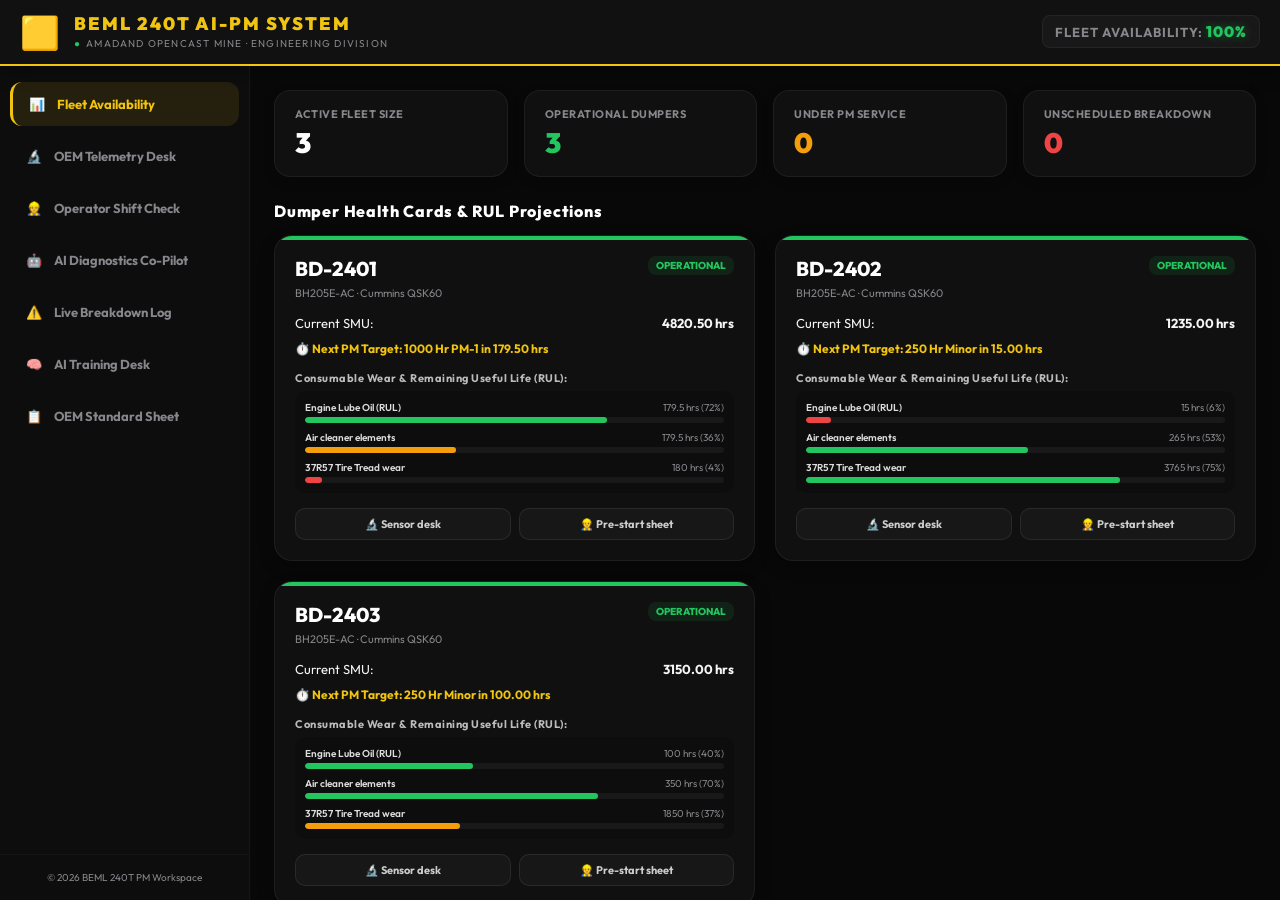
<file: beml_pm_system/index.html>
<!DOCTYPE html>
<html lang="en">
<head>
  <meta charset="UTF-8">
  <meta name="viewport" content="width=device-width, initial-scale=1.0, maximum-scale=1.0, user-scalable=no">
  <meta name="theme-color" content="#0a0a0a">
  <meta name="description" content="Standalone BEML 240T Dumper AI Preventive Maintenance System.">
  <title>BEML 240T Dumper AI PM System</title>
  <link rel="stylesheet" href="css/style.css">
  <link href="https://fonts.googleapis.com/css2?family=Outfit:wght@300;400;500;600;700;800;900&display=swap" rel="stylesheet">
</head>
<body>

  <!-- App Header -->
  <header class="app-hdr">
    <div class="hdr-left">
      <div class="logo-box">🟨</div>
      <div>
        <h1 class="logo-title">BEML 240T AI-PM SYSTEM</h1>
        <div class="logo-subtitle"><span class="live-blink">●</span> AMADAND OPENCAST MINE · ENGINEERING DIVISION</div>
      </div>
    </div>
    <div class="hdr-right">
      <div class="kpi-avail">FLEET AVAILABILITY: <span id="fleet-avail-pct" class="avail-val">66%</span></div>
    </div>
  </header>

  <!-- Sidebar Navigation Tabs -->
  <div class="app-container">
    <aside class="sidebar">
      <nav class="side-nav">
        <button class="nav-btn active" data-tab="dashboard" onclick="switchTab('dashboard')">
          <span class="nav-icon">📊</span> Fleet Availability
        </button>
        <button class="nav-btn" data-tab="telemetry" onclick="switchTab('telemetry')">
          <span class="nav-icon">🔬</span> OEM Telemetry Desk
        </button>
        <button class="nav-btn" data-tab="operator" onclick="switchTab('operator')">
          <span class="nav-icon">👷</span> Operator Shift Check
        </button>
        <button class="nav-btn" data-tab="copilot" onclick="switchTab('copilot')">
          <span class="nav-icon">🤖</span> AI Diagnostics Co-Pilot
        </button>
        <button class="nav-btn" data-tab="breakdowns" onclick="switchTab('breakdowns')">
          <span class="nav-icon">⚠️</span> Live Breakdown Log
        </button>
        <button class="nav-btn" data-tab="training" onclick="switchTab('training')">
          <span class="nav-icon">🧠</span> AI Training Desk
        </button>
        <button class="nav-btn" data-tab="standards" onclick="switchTab('standards')">
          <span class="nav-icon">📋</span> OEM Standard Sheet
        </button>
      </nav>
      <div class="sidebar-footer">
        © 2026 BEML 240T PM Workspace
      </div>
    </aside>

    <!-- Main Workspace Panel Content -->
    <main class="main-content">
      
      <!-- ================= TAB: FLEET AVAILABILITY ================= -->
      <section class="tab-panel active" id="panel-dashboard">
        <div class="dashboard-grid">
          
          <!-- Summary Cards -->
          <div class="kpi-card-row">
            <div class="kpi-card">
              <div class="kpi-label">Active Fleet Size</div>
              <div class="kpi-val" id="kpi-fleet-size">3</div>
            </div>
            <div class="kpi-card green">
              <div class="kpi-label">Operational Dumpers</div>
              <div class="kpi-val" id="kpi-fleet-ops">2</div>
            </div>
            <div class="kpi-card yellow">
              <div class="kpi-label">Under PM Service</div>
              <div class="kpi-val" id="kpi-fleet-pm">1</div>
            </div>
            <div class="kpi-card red">
              <div class="kpi-label">Unscheduled Breakdown</div>
              <div class="kpi-val" id="kpi-fleet-bd">0</div>
            </div>
          </div>

          <!-- Fleet Health Cards Grid -->
          <div class="fleet-section">
            <h2 class="section-heading">Dumper Health Cards & RUL Projections</h2>
            <div class="dumper-grid" id="dashboard-dumper-grid">
              <!-- Rendered dynamically -->
            </div>
          </div>

          <!-- Audit Log Timeline -->
          <div class="fleet-section" style="margin-top: 20px;">
            <h2 class="section-heading">DGMS Shift Compliance Audit Log</h2>
            <div class="audit-table-wrapper">
              <table class="audit-table">
                <thead>
                  <tr>
                    <th>Timestamp</th>
                    <th>Dumper No</th>
                    <th>Operator (Form A)</th>
                    <th>Critical Defect Flags</th>
                    <th>Lube Leaks</th>
                    <th>Compliance Status</th>
                  </tr>
                </thead>
                <tbody id="audit-logs-list">
                  <!-- Dynamically populated from LocalStorage checks -->
                  <tr>
                    <td colspan="6" class="no-logs">No shift checks logged for this shift yet.</td>
                  </tr>
                </tbody>
              </table>
            </div>
          </div>

        </div>
      </section>

      <!-- ================= TAB: OEM TELEMETRY DESK ================= -->
      <section class="tab-panel" id="panel-telemetry">
        <div class="telemetry-panel-layout">
          
          <!-- Telemetry Control Header -->
          <div class="telemetry-ctrl-card card">
            <div class="ctrl-header">
              <div class="dumper-badge">
                Active Telemetry Feed: <span id="tel-feed-no">BD-2401</span>
              </div>
              <div class="smu-badge">
                SMU Hours: <span id="tel-feed-smu">4820.50</span> hrs
              </div>
              <div class="engine-rpm-badge">
                Engine RPM: <span id="tel-feed-rpm">720</span>
              </div>
            </div>
            
            <!-- Fault Injection preset controls -->
            <div class="injector-section">
              <span class="inj-lbl">⚠️ Trigger OEM Sensor Fault Presets:</span>
              <div class="inj-buttons">
                <button class="inj-btn active" id="inj-normal" onclick="triggerSimulatorFault('normal')">🟢 Normal Run</button>
                <button class="inj-btn" id="inj-engine-hot" onclick="triggerSimulatorFault('engine-hot')">🔴 QSK60 Overheating</button>
                <button class="inj-btn" id="inj-low-oil" onclick="triggerSimulatorFault('low-oil')">🔴 Sump Oil pressure drop</button>
                <button class="inj-btn" id="inj-wheel-motor-hot" onclick="triggerSimulatorFault('wheel-motor-hot')">🟡 Left traction motor bearing wear</button>
                <button class="inj-btn" id="inj-suspension-leak" onclick="triggerSimulatorFault('suspension-leak')">🟡 Strut gas leakage</button>
                <button class="inj-btn" id="inj-grid-hot" onclick="triggerSimulatorFault('grid-hot')">🔴 Retarder blower failure</button>
                <button class="inj-btn" id="inj-blowby-crit" onclick="triggerSimulatorFault('blowby-crit')">🔴 Blow-by & liner wear</button>
              </div>
            </div>
          </div>

          <!-- Gauges Visual Grid -->
          <div class="gauges-grid">
            
            <!-- Gauge: Oil Pressure -->
            <div class="gauge-card card" id="gauge-oil-press">
              <div class="gauge-title">Engine Oil Pressure</div>
              <div class="gauge-value"><span id="val-oil-press">4.20</span> <span class="gauge-unit">bar</span></div>
              <div class="gauge-bar-outer"><div class="gauge-bar-inner" id="bar-oil-press" style="width: 76%;"></div></div>
              <div class="gauge-limits">Min: 3.5 | Max: 5.5</div>
            </div>

            <!-- Gauge: Coolant Temp -->
            <div class="gauge-card card" id="gauge-coolant-temp">
              <div class="gauge-title">Coolant Temperature</div>
              <div class="gauge-value"><span id="val-coolant-temp">83.0</span> <span class="gauge-unit">°C</span></div>
              <div class="gauge-bar-outer"><div class="gauge-bar-inner" id="bar-coolant-temp" style="width: 63%;"></div></div>
              <div class="gauge-limits">Nominal: 80 - 92</div>
            </div>

            <!-- Gauge: Exhaust Temp -->
            <div class="gauge-card card" id="gauge-exhaust-temp">
              <div class="gauge-title">Exhaust Gas Temp</div>
              <div class="gauge-value"><span id="val-exhaust-temp">475.0</span> <span class="gauge-unit">°C</span></div>
              <div class="gauge-bar-outer"><div class="gauge-bar-inner" id="bar-exhaust-temp" style="width: 59%;"></div></div>
              <div class="gauge-limits">Max: 550</div>
            </div>

            <!-- Gauge: Boost Pressure -->
            <div class="gauge-card card" id="gauge-boost-press">
              <div class="gauge-title">Turbo Boost Pressure</div>
              <div class="gauge-value"><span id="val-boost-press">2.10</span> <span class="gauge-unit">bar</span></div>
              <div class="gauge-bar-outer"><div class="gauge-bar-inner" id="bar-boost-press" style="width: 70%;"></div></div>
              <div class="gauge-limits">Nominal: 2.0 - 2.8</div>
            </div>

            <!-- Gauge: Blow-by -->
            <div class="gauge-card card" id="gauge-blowby-press">
              <div class="gauge-title">Crankcase Blow-by</div>
              <div class="gauge-value"><span id="val-blowby-press">1.50</span> <span class="gauge-unit">kPa</span></div>
              <div class="gauge-bar-outer"><div class="gauge-bar-inner" id="bar-blowby-press" style="width: 12%;"></div></div>
              <div class="gauge-limits">Alarm: 8.0 | Limit: 12.0</div>
            </div>

            <!-- Gauge: Alternator Voltage -->
            <div class="gauge-card card" id="gauge-alt-volt">
              <div class="gauge-title">GE Main Alternator Voltage</div>
              <div class="gauge-value"><span id="val-alt-volt">750.0</span> <span class="gauge-unit">V</span></div>
              <div class="gauge-bar-outer"><div class="gauge-bar-inner" id="bar-alt-volt" style="width: 71%;"></div></div>
              <div class="gauge-limits">Nominal: 600 - 950</div>
            </div>

            <!-- Gauge: Left Traction Motor -->
            <div class="gauge-card card" id="gauge-wheel-motor-l">
              <div class="gauge-title">Left Wheel Motor Stator Temp</div>
              <div class="gauge-value"><span id="val-wheel-motor-l">81.0</span> <span class="gauge-unit">°C</span></div>
              <div class="gauge-bar-outer"><div class="gauge-bar-inner" id="bar-wheel-motor-l" style="width: 54%;"></div></div>
              <div class="gauge-limits">Nominal: 75 - 90</div>
            </div>

            <!-- Gauge: Right Traction Motor -->
            <div class="gauge-card card" id="gauge-wheel-motor-r">
              <div class="gauge-title">Right Wheel Motor Stator Temp</div>
              <div class="gauge-value"><span id="val-wheel-motor-r">82.0</span> <span class="gauge-unit">°C</span></div>
              <div class="gauge-bar-outer"><div class="gauge-bar-inner" id="bar-wheel-motor-r" style="width: 55%;"></div></div>
              <div class="gauge-limits">Nominal: 75 - 90</div>
            </div>

            <!-- Gauge: Resistor Grid -->
            <div class="gauge-card card" id="gauge-grid-temp">
              <div class="gauge-title">Dynamic Retarding Grid Temp</div>
              <div class="gauge-value"><span id="val-grid-temp">90.0</span> <span class="gauge-unit">°C</span></div>
              <div class="gauge-bar-outer"><div class="gauge-bar-inner" id="bar-grid-temp" style="width: 42%;"></div></div>
              <div class="gauge-limits">Max Dynamic Brake: 150</div>
            </div>

            <!-- Gauge: Steering Pressure -->
            <div class="gauge-card card" id="gauge-steering-press">
              <div class="gauge-title">Hydraulic Pump Discharge</div>
              <div class="gauge-value"><span id="val-steering-press">195.0</span> <span class="gauge-unit">bar</span></div>
              <div class="gauge-bar-outer"><div class="gauge-bar-inner" id="bar-steering-press" style="width: 78%;"></div></div>
              <div class="gauge-limits">Nominal: 180 - 210</div>
            </div>

          </div>

          <!-- AI Diagnostic report sidebar -->
          <div class="telemetry-diagnostic-card card">
            <h2 class="card-heading">🤖 Real-Time AI Diagnostics Feed</h2>
            <div class="ai-report-box" id="ai-realtime-diagnostics-output">
              <!-- Loaded dynamically -->
            </div>
          </div>

        </div>
      </section>

      <!-- ================= TAB: OPERATOR SHIFT CHECK ================= -->
      <section class="tab-panel" id="panel-operator">
        <div class="operator-panel-layout">
          
          <!-- Shift check sheet form -->
          <div class="operator-form-card card">
            <h2 class="card-heading">👷 Operator Pre-Start Shift Safety Form (DGMS Compliant)</h2>
            <form id="operator-shift-form" onsubmit="submitOperatorForm(event)">
              
              <div class="form-inputs-row">
                <div class="form-group">
                  <label for="op-dumper-select">Dumper Number</label>
                  <select id="op-dumper-select">
                    <option value="BD-2401">BD-2401 (BH205E-AC)</option>
                    <option value="BD-2402">BD-2402 (BH205E-AC)</option>
                    <option value="BD-2403">BD-2403 (BH205E-AC)</option>
                  </select>
                </div>
                <div class="form-group">
                  <label for="op-name">Operator Name</label>
                  <input type="text" id="op-name" placeholder="Enter Operator Name" required>
                </div>
                <div class="form-group">
                  <label for="op-forma">Form A Number</label>
                  <input type="text" id="op-forma" placeholder="e.g. 511/A" required>
                </div>
              </div>

              <div class="checklist-section">
                <h3 class="chk-section-lbl">Physical & Mechanical Inspections:</h3>
                
                <div class="chk-item-group">
                  <input type="checkbox" id="chk-leakage">
                  <div>
                    <label for="chk-leakage">Active Lubrication/Oil Dripping</label>
                    <span class="chk-subtext">Check engine compartment, hydraulic hoist cylinder pins, and steering joints.</span>
                  </div>
                </div>

                <div class="chk-item-group">
                  <input type="checkbox" id="chk-tire">
                  <div>
                    <label for="chk-tire">Tire Cuts / Bead Ring Separation</label>
                    <span class="chk-subtext">Inspect massive 37R57 tires for gashes or structural steel wire exposures.</span>
                  </div>
                </div>

                <div class="chk-item-group">
                  <input type="checkbox" id="chk-seatbelt">
                  <div>
                    <label for="chk-seatbelt">Seatbelt Warning Alarm Defect</label>
                    <span class="chk-subtext">Select if seatbelt alarm is malfunctioning or seatbelt locking coil is loose.</span>
                  </div>
                </div>

                <div class="chk-item-group">
                  <input type="checkbox" id="chk-afdss">
                  <div>
                    <label for="chk-afdss">AFDSS Fire suppression gauge in Red</label>
                    <span class="chk-subtext">Select if the pressure bottle gauges read outside the normal green margin.</span>
                  </div>
                </div>

                <div class="chk-item-group">
                  <input type="checkbox" id="chk-steering">
                  <div>
                    <label for="chk-steering">Steering sluggish or stiff at low idle</label>
                    <span class="chk-subtext">Check steering responsiveness when crawling or backing to shovel loader face.</span>
                  </div>
                </div>
              </div>

              <div class="form-actions">
                <button type="submit" class="btn-submit-op">Submit Compliance Pre-Start Report</button>
              </div>

            </form>
          </div>

          <!-- Operator reporting logs card -->
          <div class="operator-instructions-card card">
            <h3 class="instr-title">ℹ️ Operator Checklist Compliance</h3>
            <p class="instr-text">
              Under **DGMS (Directorate General of Mines Safety) regulations**, every dumper operator must submit a shift safety checklist before starting machinery.
              <br><br>
              Our **AI Preventive Maintenance system** instantly joins these human-logged check sheets with **real-time OEM sensor readings**. 
              <br><br>
              *Example:* If an operator marks **"Steering sluggish or stiff"**, the AI cross-references this with the steering accumulator sensor values to isolate accumulator gas leaks, flagging a critical alarm even if the sensor values are just starting to decline.
            </p>
          </div>

        </div>
      </section>

      <!-- ================= TAB: AI DIAGNOSTICS CO-PILOT ================= -->
      <section class="tab-panel" id="panel-copilot">
        <div class="copilot-chat-container card">
          <div class="chat-header">
            <div class="chat-agent-info">
              <span class="bot-avatar">🤖</span>
              <div>
                <h3 class="chat-agent-name">BEML 240T Maintenance Co-Pilot</h3>
                <p class="chat-agent-desc">Trained on Cummins QSK60 Engine & GE AC Traction schematics</p>
              </div>
            </div>
            <button class="chat-clear-btn" onclick="clearChat()">Clear History</button>
          </div>

          <div class="chat-messages" id="chat-messages-container">
            <div class="chat-msg bot">
              Welcome Engineer! I am your AI Diagnostics Co-Pilot. 
              <br><br>
              Ask me about maintenance troubleshooting protocols for BEML BH205E/BH240E dumpers:
              <ul>
                <li>"How to charge nitrogen in front suspension cylinders?"</li>
                <li>"QSK60 low oil pressure fault code 415 troubleshooting"</li>
                <li>"GE AC traction motor winding insulation test procedure"</li>
                <li>"Steering stiff at low idle speed checks"</li>
              </ul>
            </div>
          </div>

          <div class="chat-presets-row">
            <span class="preset-chat-lbl">Quick Ask:</span>
            <button class="chat-preset-btn" onclick="sendQuickQuery('How to charge nitrogen in front suspension cylinders?')">⚙️ Suspension Gas Charging</button>
            <button class="chat-preset-btn" onclick="sendQuickQuery('QSK60 low oil pressure fault code 415 troubleshooting')">🔧 Cummins Code 415</button>
            <button class="chat-preset-btn" onclick="sendQuickQuery('GE AC traction motor winding insulation test procedure')">⚡ GE Traction Windings</button>
            <button class="chat-preset-btn" onclick="sendQuickQuery('Steering stiff at low idle speed checks')">💧 Hydraulic Steering checks</button>
          </div>

          <div class="chat-input-row">
            <input type="text" id="copilot-chat-input" placeholder="Ask about fault codes, sensor alerts, or BEML mechanical procedures..." onkeydown="handleChatKeyPress(event)">
            <button class="chat-send-btn" onclick="submitChatMessage()">Ask Co-Pilot →</button>
          </div>
        </div>
      </section>

      <!-- ================= TAB: OEM STANDARD SHEET ================= -->
      <section class="tab-panel" id="panel-standards">
        <div class="standards-layout">
          
          <div class="standards-section card">
            <h2 class="card-heading">📋 OEM Sensor Nominal Ranges & Alarm Levels</h2>
            <table class="standards-table">
              <thead>
                <tr>
                  <th>System</th>
                  <th>Sensor Reading</th>
                  <th>Nominal Range</th>
                  <th>Warning Level</th>
                  <th>Critical Level</th>
                  <th>Unit</th>
                </tr>
              </thead>
              <tbody id="standards-tbody">
                <!-- Dynamically populated from kb.js -->
              </tbody>
            </table>
          </div>

          <div class="standards-section card" style="margin-top: 20px;">
            <h2 class="card-heading">🔧 Cummins QSK60 Engine & GE AC Drive Fault Codes</h2>
            <div class="fault-codes-reference">
              <h3>Cummins INSITE Fault Reference:</h3>
              <div class="fc-list" id="cummins-fc-ref-list">
                <!-- Dynamically populated -->
              </div>
              <h3 style="margin-top: 20px;">GE AC Electric Drive Fault Reference:</h3>
              <div class="fc-list" id="ge-fc-ref-list">
                <!-- Dynamically populated -->
              </div>
            </div>
          </div>

        </div>
      </section>

      <!-- ================= TAB: LIVE BREAKDOWN LOG ================= -->
      <section class="tab-panel" id="panel-breakdowns">
        <div class="breakdown-panel-layout">
          
          <!-- Left Column: Open Breakdowns and Log Form -->
          <div class="breakdown-left-col">
            
            <!-- Form: Log New Incident -->
            <div class="card" style="margin-bottom: 20px;">
              <h2 class="card-heading">⚠️ Log New Breakdown Incident</h2>
              <form id="new-breakdown-form" onsubmit="logNewBreakdown(event)">
                <div class="form-inputs-row" style="grid-template-columns: 1fr 1fr; gap:12px;">
                  <div class="form-group">
                    <label for="bd-dumper-select">Select Dumper</label>
                    <select id="bd-dumper-select">
                      <!-- Filled dynamically -->
                    </select>
                  </div>
                  <div class="form-group">
                    <label for="bd-system-select">Sub-System Affected</label>
                    <select id="bd-system-select">
                      <option value="Engine">Engine (Cummins QSK60)</option>
                      <option value="Drive System">AC Drive System (GE/Wabtec)</option>
                      <option value="Hydraulics">Hydraulics (Steering/Hoist)</option>
                      <option value="Suspension">Suspension Struts</option>
                      <option value="Structure">Chassis / Load Body</option>
                    </select>
                  </div>
                </div>
                <div class="form-inputs-row" style="grid-template-columns: 1fr 1fr; margin-top: 12px; gap:12px;">
                  <div class="form-group">
                    <label for="bd-severity-select">Severity Level</label>
                    <select id="bd-severity-select">
                      <option value="Warning Alert">Warning Alert (Minor derate)</option>
                      <option value="Shutdown">Shutdown Required (Engine Lockout)</option>
                      <option value="Total Breakdown">Total Breakdown (Towed to Shop)</option>
                    </select>
                  </div>
                  <div class="form-group">
                    <label for="bd-symptom-input">Primary Symptom</label>
                    <input type="text" id="bd-symptom-input" placeholder="e.g. Engine blow-by high, retarder fan locked" required>
                  </div>
                </div>
                <button type="submit" class="btn-submit-op" style="margin-top: 15px; padding: 12px; background: var(--status-crit); color:#fff; box-shadow:0 4px 14px rgba(239,68,68,0.15);">
                  ⚠️ Log Active Breakdown
                </button>
              </form>
            </div>

            <!-- List: Active Incidents -->
            <div class="card">
              <h2 class="card-heading">🚨 Active Breakdown Incidents</h2>
              <div id="active-breakdowns-container" class="active-incidents-list">
                <!-- Dynamically populated -->
                <div style="color:var(--txt-muted); text-align:center; padding: 20px; font-size:12px;">No active breakdowns logged.</div>
              </div>
            </div>

          </div>

          <!-- Right Column: Timeline & Action Log -->
          <div class="breakdown-right-col">
            <div class="card timeline-card" id="timeline-workspace" style="display: none; height: 100%;">
              <div class="timeline-workspace-header">
                <div>
                  <h2 class="card-heading" style="margin-bottom:2px;" id="timeline-dumper-no">BD-2401</h2>
                  <span class="timeline-subtitle" id="timeline-symptom">Engine Coolant High</span>
                </div>
                <span class="timeline-badge critical" id="timeline-severity-badge">Shutdown</span>
              </div>

              <!-- Input: Post Minute Update -->
              <div class="timeline-post-box">
                <label for="timeline-note-input" style="font-size: 11px; font-weight:700; color:var(--txt-muted);">Post Minute-by-Minute Progress Update:</label>
                <div style="display:flex; gap: 8px; margin-top: 5px;">
                  <input type="text" id="timeline-note-input" placeholder="e.g. Cleaned fan shutters, testing coolant flow..." style="flex:1; padding: 10px; background: rgba(10,10,10,0.6); border:1px solid rgba(255,255,255,0.08); border-radius:8px; color:#fff; outline:none; font-size:12px;">
                  <button class="btn-primary-sm" style="background:var(--beml-gold); color:#000; padding:10px 14px; border:none; border-radius:8px;" onclick="submitTimelineUpdate()">Post Update</button>
                </div>
              </div>

              <!-- Scrolling Timeline Feed -->
              <div class="timeline-feed-container" id="timeline-feed-list">
                <!-- Loaded dynamically -->
              </div>

              <!-- Resolution panel inside workspace -->
              <div class="timeline-resolution-box" style="margin-top: 15px; border-top: 1px dashed rgba(255,255,255,0.1); padding-top: 15px;">
                <h3 style="font-size:12px; font-weight:800; color:var(--status-ok); margin-bottom:8px;">Refit/Consumables Replaced during Resolution:</h3>
                <div class="form-group" style="margin-bottom: 12px;">
                  <div style="display:flex; flex-wrap:wrap; gap:12px;">
                    <label class="parts-checkbox"><input type="checkbox" id="part-oil"> Engine Oil (250h Oil reset)</label>
                    <label class="parts-checkbox"><input type="checkbox" id="part-filters"> Air Filters (500h Air filter reset)</label>
                    <label class="parts-checkbox"><input type="checkbox" id="part-tires"> 37R57 Tires (Tread reset)</label>
                    <label class="parts-checkbox"><input type="checkbox" id="part-windings"> Motor Windings (15kh drive reset)</label>
                  </div>
                </div>
                <button class="btn-success-lg" style="width: 100%; padding: 12px; font-size: 13px;" onclick="resolveActiveBreakdown()">
                  Complete Repairs & Reset RUL
                </button>
              </div>
            </div>

            <!-- Empty State Workspace -->
            <div class="card empty-timeline-card" id="timeline-empty-workspace" style="display: flex; flex-direction:column; align-items:center; justify-content:center; height:100%; text-align:center; color:var(--txt-muted); min-height: 380px;">
              <span style="font-size: 40px; margin-bottom:12px;">🛠️</span>
              <h3>No Dumper Selected</h3>
              <p style="font-size:12px; margin-top:4px;">Select an active breakdown from the left list to view or add minute-by-minute repair updates.</p>
            </div>
          </div>

        </div>
      </section>

      <!-- ================= TAB: AI MODEL TRAINING ================= -->
      <section class="tab-panel" id="panel-training">
        <div class="training-panel-layout">
          
          <!-- Left Column: Data Input and Controls -->
          <div class="training-left-col">
            <div class="card">
              <h2 class="card-heading">🧠 Machine Learning Model Training Console</h2>
              <p class="card-desc" style="font-size: 11px; color: var(--txt-muted); margin-bottom: 15px; line-height: 1.5;">
                Upload or paste 1-year historical breakdown logs (CSV format) to compile a Gaussian Naive Bayes classifier in-browser. The trained model will override/supplement static sensor thresholds using probability correlation.
              </p>
              
              <div class="form-group" style="margin-bottom: 15px;">
                <div style="display:flex; justify-content:space-between; align-items:center; margin-bottom:5px;">
                  <label for="csv-input" style="font-size: 11px; font-weight:700; color:var(--txt-muted);">Paste Historical Breakdown Data (CSV):</label>
                  <button type="button" class="btn-primary-sm" style="background: rgba(241,196,15,0.1); color: var(--beml-gold); border: 1px solid rgba(241,196,15,0.3); padding: 4px 10px; border-radius: 6px; font-size:10px; cursor:pointer;" onclick="loadSampleCSV()">Load Sample 1-Yr Data</button>
                </div>
                <textarea id="csv-input" placeholder="dumper_no,fault_system,operator_stiff_steering,operator_oil_dripping,operator_tire_damage,operator_afdss_red,engine_oil_pressure,engine_coolant_temp,engine_exhaust_temp,turbo_boost_pressure,crankcase_blowby,main_alternator_voltage,wheel_motor_temp_l,wheel_motor_temp_r,retarder_grid_temp,hydraulic_pump_pressure,steering_accumulator_pressure,suspension_pressure_front,suspension_pressure_rear" style="width: 100%; height: 200px; font-family: monospace; font-size: 10px; background: rgba(10,10,10,0.6); border: 1px solid rgba(255,255,255,0.08); border-radius: 8px; padding: 10px; color: #eee; resize: vertical; outline:none; line-height: 1.4;"></textarea>
              </div>

              <!-- Reliability / Confidence filter -->
              <div class="form-group" style="margin-bottom: 20px;">
                <div style="display:flex; justify-content:space-between; font-size:12px; margin-bottom: 6px;">
                  <label for="reliability-slider" style="font-weight:700;">Reliability / Confidence Filter Threshold:</label>
                  <span style="color:var(--beml-gold); font-weight:800;" id="reliability-slider-val">60%</span>
                </div>
                <input type="range" id="reliability-slider" min="30" max="95" value="60" step="5" style="width:100%; accent-color: var(--beml-gold); cursor:pointer;" oninput="updateReliabilitySliderVal(this.value)">
                <span class="chk-subtext" style="display:block; margin-top:4px;">Warnings will only trigger if the AI model matches a system failure with a probability greater than or equal to this threshold.</span>
              </div>

              <button type="button" class="btn-submit-op" style="padding: 12px; background: var(--beml-gold); color:#000; font-weight:800; width:100%; box-shadow: 0 4px 14px rgba(241,196,15,0.15); border:none; border-radius:8px; cursor:pointer;" onclick="trainAIModel()">
                ⚡ Train Model & Sync Live Stream
              </button>
            </div>
          </div>

          <!-- Right Column: Training Diagnostics -->
          <div class="training-right-col">
            
            <!-- Summary stats -->
            <div class="card" style="margin-bottom: 20px;">
              <h2 class="card-heading">📊 Model Diagnostics & Evaluation</h2>
              <div class="kpi-card-row" style="grid-template-columns: repeat(3, 1fr); gap: 10px; margin-top: 15px; margin-bottom:0;">
                <div class="kpi-card" style="padding: 10px 12px; text-align:center; border-radius:12px;">
                  <div class="kpi-label" style="font-size:9px;">Accuracy</div>
                  <div class="kpi-val" id="model-accuracy-val" style="font-size:20px;">--</div>
                </div>
                <div class="kpi-card green" style="padding: 10px 12px; text-align:center; border-radius:12px;">
                  <div class="kpi-label" style="font-size:9px;">Precision</div>
                  <div class="kpi-val" id="model-precision-val" style="font-size:20px;">--</div>
                </div>
                <div class="kpi-card yellow" style="padding: 10px 12px; text-align:center; border-radius:12px;">
                  <div class="kpi-label" style="font-size:9px;">Recall</div>
                  <div class="kpi-val" id="model-recall-val" style="font-size:20px;">--</div>
                </div>
              </div>
            </div>

            <!-- Confusion Matrix -->
            <div class="card" style="margin-bottom: 20px;">
              <h2 class="card-heading">🎯 Confusion Matrix (Actual vs Predicted)</h2>
              <div class="matrix-table-wrapper" style="margin-top: 12px; overflow-x: auto;">
                <table class="matrix-table" style="width: 100%; border-collapse:collapse; text-align:center; font-size:11px;">
                  <thead>
                    <tr>
                      <th style="border:none;"></th>
                      <th colspan="5" style="border-bottom:1px solid rgba(255,255,255,0.1); padding: 4px; font-weight:700; color:var(--beml-gold);">Predicted Class</th>
                    </tr>
                    <tr style="border-bottom:1px solid rgba(255,255,255,0.06); color: var(--txt-muted);">
                      <th style="font-weight:700; text-align:left; padding:6px;">Actual Class</th>
                      <th style="padding:6px;">Engine</th>
                      <th style="padding:6px;">Drive</th>
                      <th style="padding:6px;">Hydraulics</th>
                      <th style="padding:6px;">Suspension</th>
                      <th style="padding:6px;">Normal</th>
                    </tr>
                  </thead>
                  <tbody id="confusion-matrix-tbody">
                    <tr>
                      <td colspan="6" style="padding: 15px; color:var(--txt-muted); font-size:11px;">Model not trained yet. Load data and run training.</td>
                    </tr>
                  </tbody>
                </table>
              </div>
            </div>

            <!-- Learned Correlations -->
            <div class="card" style="flex:1;">
              <h2 class="card-heading">📖 Extracted Correlation Logic (Learned Rules)</h2>
              <div id="learned-rules-container" style="max-height: 160px; overflow-y:auto; font-size: 11px; margin-top:10px; color:#ddd; line-height:1.6;">
                <div style="color:var(--txt-muted); padding: 10px 0;">Run model training to extract diagnostic rule weights.</div>
              </div>
            </div>

          </div>

        </div>
      </section>
    </main>
  </div>

  <!-- Load scripts -->
  <script src="js/kb.js"></script>
  <script src="js/sensor-simulator.js"></script>
  <script src="js/ai-engine.js"></script>
  <script src="js/app.js"></script>
</body>
</html>
</file>
<file: beml_pm_system/css/style.css>
/* ═══════════════════════════════════════════════════════════════
   BEML 240T Dumper AI PM System — style.css
   Premium Engineering Workspace Stylesheet
   ═══════════════════════════════════════════════════════════════ */

/* ── Typography & Variables ── */
:root {
  --bg-dark: #080808;
  --panel-bg: rgba(22, 22, 22, 0.65);
  --border-glow: rgba(255, 255, 255, 0.06);
  --txt-primary: #f5f5f7;
  --txt-muted: #86868b;
  
  /* BEML Gold */
  --beml-gold: #f1c40f;
  --beml-gold-rgb: 241, 196, 15;
  --beml-gold-dark: #d4ac0d;
  
  /* Status Colors */
  --status-ok: #22c55e;
  --status-warn: #f59e0b;
  --status-crit: #ef4444;
  --status-info: #3b82f6;
  
  --status-ok-bg: rgba(34, 197, 94, 0.1);
  --status-warn-bg: rgba(245, 158, 11, 0.1);
  --status-crit-bg: rgba(239, 68, 68, 0.1);
  --status-info-bg: rgba(59, 130, 246, 0.1);
}

* {
  box-sizing: border-box;
  margin: 0;
  padding: 0;
  -webkit-tap-highlight-color: transparent;
}

body {
  background: var(--bg-dark);
  color: var(--txt-primary);
  font-family: 'Outfit', sans-serif;
  height: 100vh;
  display: flex;
  flex-direction: column;
  overflow: hidden;
}

/* ── App Header ── */
.app-hdr {
  background: #111;
  border-bottom: 2.5px solid var(--beml-gold);
  padding: 14px 20px;
  display: flex;
  justify-content: space-between;
  align-items: center;
  z-index: 100;
  box-shadow: 0 4px 20px rgba(0,0,0,0.4);
}

.hdr-left {
  display: flex;
  align-items: center;
  gap: 14px;
}

.logo-box {
  font-size: 32px;
  line-height: 1;
}

.logo-title {
  font-size: 18px;
  font-weight: 900;
  letter-spacing: 2px;
  color: var(--beml-gold);
  line-height: 1.1;
}

.logo-subtitle {
  font-size: 10px;
  color: var(--txt-muted);
  letter-spacing: 1.2px;
  margin-top: 3px;
  display: flex;
  align-items: center;
  gap: 5px;
}

.live-blink {
  color: var(--status-ok);
  animation: blink 1.5s infinite;
}

.hdr-right {
  display: flex;
  align-items: center;
}

.kpi-avail {
  font-size: 13px;
  font-weight: 700;
  letter-spacing: 1px;
  color: var(--txt-muted);
  background: rgba(255, 255, 255, 0.03);
  padding: 6px 12px;
  border-radius: 8px;
  border: 1px solid rgba(255, 255, 255, 0.05);
}

.avail-val {
  color: var(--status-ok);
  font-size: 15px;
  font-weight: 900;
  text-shadow: 0 0 10px rgba(34, 197, 94, 0.4);
}

/* ── Container Layout ── */
.app-container {
  display: flex;
  flex: 1;
  overflow: hidden;
  position: relative;
}

/* ── Sidebar ── */
.sidebar {
  width: 250px;
  background: #0d0d0d;
  border-right: 1px solid rgba(255,255,255,0.04);
  display: flex;
  flex-direction: column;
  justify-content: space-between;
  flex-shrink: 0;
}

.side-nav {
  padding: 16px 10px;
  display: flex;
  flex-direction: column;
  gap: 8px;
}

.nav-btn {
  background: transparent;
  border: none;
  color: var(--txt-muted);
  padding: 14px 16px;
  border-radius: 12px;
  font-family: inherit;
  font-size: 13px;
  font-weight: 700;
  text-align: left;
  cursor: pointer;
  display: flex;
  align-items: center;
  gap: 12px;
  transition: all 0.2s;
}

.nav-btn:hover {
  background: rgba(255,255,255,0.03);
  color: #fff;
}

.nav-btn.active {
  background: rgba(241, 196, 15, 0.1);
  color: var(--beml-gold);
  border-left: 3px solid var(--beml-gold);
}

.sidebar-footer {
  padding: 16px;
  font-size: 10px;
  color: var(--txt-muted);
  text-align: center;
  border-top: 1px solid rgba(255,255,255,0.03);
}

/* ── Main Content Workspace ── */
.main-content {
  flex: 1;
  overflow-y: auto;
  padding: 24px;
}

.tab-panel {
  display: none;
  animation: fadeIn 0.3s ease-in-out;
}

.tab-panel.active {
  display: block;
}

/* ── Cards Design ── */
.card {
  background: var(--panel-bg);
  backdrop-filter: blur(16px);
  -webkit-backdrop-filter: blur(16px);
  border: 1px solid var(--border-glow);
  border-radius: 20px;
  padding: 20px;
  box-shadow: 
    0 12px 28px rgba(0, 0, 0, 0.35),
    inset -4px -4px 10px rgba(0, 0, 0, 0.4),
    inset 4px 4px 10px rgba(255, 255, 255, 0.05);
}

.section-heading {
  font-size: 16px;
  font-weight: 800;
  letter-spacing: 0.8px;
  color: #fff;
  margin-bottom: 14px;
}

/* ── TAB: FLEET DASHBOARD ── */
.kpi-card-row {
  display: grid;
  grid-template-columns: repeat(auto-fit, minmax(220px, 1fr));
  gap: 16px;
  margin-bottom: 24px;
}

.kpi-card {
  background: var(--panel-bg);
  border: 1px solid var(--border-glow);
  border-radius: 16px;
  padding: 16px 20px;
  box-shadow: 0 4px 12px rgba(0,0,0,0.2);
}

.kpi-label {
  font-size: 11px;
  color: var(--txt-muted);
  font-weight: 700;
  text-transform: uppercase;
  letter-spacing: 0.5px;
}

.kpi-val {
  font-size: 28px;
  font-weight: 900;
  color: #fff;
  margin-top: 4px;
  font-family: inherit;
}

.kpi-card.green .kpi-val { color: var(--status-ok); }
.kpi-card.yellow .kpi-val { color: var(--status-warn); }
.kpi-card.red .kpi-val { color: var(--status-crit); }

/* Dumper Cards Grid */
.dumper-grid {
  display: grid;
  grid-template-columns: repeat(auto-fill, minmax(320px, 1fr));
  gap: 20px;
}

.dumper-card {
  padding: 20px;
  border-radius: 18px;
  border: 1px solid var(--border-glow);
  background: var(--panel-bg);
  box-shadow: 0 6px 16px rgba(0,0,0,0.3);
  position: relative;
  overflow: hidden;
}

.dumper-card::before {
  content: '';
  position: absolute;
  top: 0; left:0; right: 0; height: 4px;
  background: var(--status-ok);
}

.dumper-card.status-maintenance::before {
  background: var(--status-warn);
}
.dumper-card.status-breakdown::before {
  background: var(--status-crit);
}

.dumper-card-header {
  display: flex;
  justify-content: space-between;
  align-items: flex-start;
  margin-bottom: 14px;
}

.dumper-title-box h3 {
  font-size: 20px;
  font-weight: 800;
  color: #fff;
}

.dumper-title-box span {
  font-size: 11px;
  color: var(--txt-muted);
}

.dumper-status-badge {
  font-size: 10px;
  font-weight: 800;
  color: var(--status-ok);
  background: var(--status-ok-bg);
  padding: 3px 8px;
  border-radius: 8px;
  text-transform: uppercase;
}

.dumper-card.status-maintenance .dumper-status-badge {
  color: var(--status-warn);
  background: var(--status-warn-bg);
}

.dumper-card.status-breakdown .dumper-status-badge {
  color: var(--status-crit);
  background: var(--status-crit-bg);
}

.rul-header {
  font-size: 11px;
  font-weight: 700;
  color: #bbb;
  margin: 10px 0 6px;
  letter-spacing: 0.5px;
}

.rul-item-row {
  display: flex;
  flex-direction: column;
  gap: 8px;
  background: rgba(0,0,0,0.2);
  padding: 10px;
  border-radius: 10px;
}

.rul-bar-group {
  display: flex;
  flex-direction: column;
  gap: 3px;
}

.rul-bar-lbl {
  display: flex;
  justify-content: space-between;
  font-size: 10px;
  color: var(--txt-muted);
}

.rul-bar-lbl span:first-child {
  font-weight: 600;
  color: #ddd;
}

.rul-bar-outer {
  height: 6px;
  background: rgba(255,255,255,0.05);
  border-radius: 4px;
  overflow: hidden;
}

.rul-bar-inner {
  height: 100%;
  border-radius: 4px;
  transition: width 0.5s ease-out;
}

.card-footer-buttons {
  margin-top: 15px;
  display: flex;
  gap: 8px;
}

.card-btn {
  flex: 1;
  background: rgba(255,255,255,0.03);
  border: 1px solid rgba(255,255,255,0.08);
  color: #ccc;
  padding: 8px 10px;
  border-radius: 10px;
  font-size: 11px;
  font-weight: 700;
  cursor: pointer;
  transition: all 0.2s;
  font-family: inherit;
  text-align: center;
}

.card-btn:hover {
  background: rgba(255,255,255,0.08);
  color: #fff;
}

/* ── Audit Logs Table ── */
.audit-table-wrapper {
  overflow-x: auto;
  border-radius: 12px;
  border: 1px solid rgba(255,255,255,0.04);
}

.audit-table {
  width: 100%;
  border-collapse: collapse;
  text-align: left;
  font-size: 13px;
}

.audit-table th, .audit-table td {
  padding: 12px 16px;
  border-bottom: 1px solid rgba(255,255,255,0.03);
}

.audit-table th {
  background: rgba(16,16,16,0.9);
  color: var(--txt-muted);
  font-weight: 700;
  font-size: 11px;
  text-transform: uppercase;
}

.audit-table tr:hover td {
  background: rgba(255,255,255,0.01);
}

.audit-table td.no-logs {
  text-align: center;
  color: var(--txt-muted);
  padding: 24px;
}

.comp-badge {
  display: inline-block;
  padding: 2px 8px;
  border-radius: 8px;
  font-size: 10px;
  font-weight: 800;
}
.comp-badge.safe { background: var(--status-ok-bg); color: var(--status-ok); }
.comp-badge.warn { background: var(--status-warn-bg); color: var(--status-warn); }
.comp-badge.crit { background: var(--status-crit-bg); color: var(--status-crit); }

/* ── TAB: OEM TELEMETRY DESK ── */
.telemetry-panel-layout {
  display: grid;
  grid-template-columns: 1fr;
  gap: 20px;
}
@media (min-width: 1000px) {
  .telemetry-panel-layout {
    grid-template-columns: 1fr 340px;
  }
}

.telemetry-ctrl-card {
  margin-bottom: 20px;
}

.ctrl-header {
  display: flex;
  justify-content: space-between;
  flex-wrap: wrap;
  gap: 12px;
  border-bottom: 1px solid rgba(255,255,255,0.06);
  padding-bottom: 12px;
  margin-bottom: 14px;
}

.dumper-badge {
  font-size: 18px;
  font-weight: 800;
  color: #fff;
}
.dumper-badge span {
  color: var(--beml-gold);
}

.smu-badge, .engine-rpm-badge {
  font-size: 14px;
  font-weight: 700;
  background: rgba(255,255,255,0.03);
  padding: 4px 10px;
  border-radius: 8px;
}

.injector-section {
  display: flex;
  flex-direction: column;
  gap: 8px;
}

.inj-lbl {
  font-size: 11px;
  color: var(--txt-muted);
  font-weight: 700;
}

.inj-buttons {
  display: flex;
  gap: 6px;
  flex-wrap: wrap;
}

.inj-btn {
  background: rgba(255,255,255,0.03);
  border: 1px solid rgba(255,255,255,0.05);
  color: #ccc;
  padding: 6px 12px;
  border-radius: 8px;
  font-size: 11px;
  font-weight: 600;
  cursor: pointer;
  transition: all 0.2s;
  font-family: inherit;
}

.inj-btn:hover {
  background: rgba(255,255,255,0.06);
}

.inj-btn.active {
  background: rgba(241, 196, 15, 0.12);
  border-color: var(--beml-gold);
  color: var(--beml-gold);
  font-weight: 700;
}

/* Gauges Grid */
.gauges-grid {
  display: grid;
  grid-template-columns: repeat(auto-fill, minmax(210px, 1fr));
  gap: 14px;
}

.gauge-card {
  display: flex;
  flex-direction: column;
  justify-content: space-between;
  min-height: 120px;
  padding: 16px;
  border-radius: 14px;
  transition: border-color 0.3s;
}

.gauge-title {
  font-size: 11px;
  color: var(--txt-muted);
  font-weight: 700;
  letter-spacing: 0.5px;
}

.gauge-value {
  font-size: 22px;
  font-weight: 800;
  color: #fff;
  margin: 10px 0;
}

.gauge-unit {
  font-size: 11px;
  color: var(--txt-muted);
  font-weight: 400;
}

.gauge-bar-outer {
  height: 5px;
  background: rgba(255,255,255,0.04);
  border-radius: 3px;
  overflow: hidden;
  margin-bottom: 6px;
}

.gauge-bar-inner {
  height: 100%;
  background: var(--status-ok);
  border-radius: 3px;
  transition: width 0.3s ease-out, background-color 0.3s;
}

.gauge-limits {
  font-size: 9px;
  color: var(--txt-muted);
}

/* Gauge status styles */
.gauge-card.warning { border-color: rgba(245, 158, 11, 0.4); }
.gauge-card.warning .gauge-bar-inner { background: var(--status-warn); }
.gauge-card.warning .gauge-value { color: var(--status-warn); }

.gauge-card.critical { border-color: rgba(239, 68, 68, 0.4); }
.gauge-card.critical .gauge-bar-inner { background: var(--status-crit); }
.gauge-card.critical .gauge-value { color: var(--status-crit); }

/* Diagnostics Panel Sidebar */
.telemetry-diagnostic-card {
  display: flex;
  flex-direction: column;
  max-height: 550px;
}

.card-heading {
  font-size: 15px;
  font-weight: 800;
  color: #fff;
  border-bottom: 1px solid rgba(255,255,255,0.05);
  padding-bottom: 8px;
  margin-bottom: 12px;
}

.ai-report-box {
  flex: 1;
  overflow-y: auto;
  display: flex;
  flex-direction: column;
  gap: 12px;
}

.ai-report-status-bar {
  padding: 8px 12px;
  border-radius: 8px;
  font-weight: 800;
  font-size: 12px;
  text-align: center;
  letter-spacing: 0.5px;
  background: var(--status-ok-bg);
  color: var(--status-ok);
  border: 1px solid rgba(34, 197, 94, 0.2);
}
.ai-report-status-bar.warning {
  background: var(--status-warn-bg);
  color: var(--status-warn);
  border-color: rgba(245, 158, 11, 0.2);
}
.ai-report-status-bar.critical {
  background: var(--status-crit-bg);
  color: var(--status-crit);
  border-color: rgba(239, 68, 68, 0.2);
}

.ai-section-title {
  font-size: 11px;
  color: var(--txt-muted);
  text-transform: uppercase;
  font-weight: 700;
  letter-spacing: 0.5px;
  margin-bottom: 4px;
}

.ai-list-group {
  list-style: none;
  display: flex;
  flex-direction: column;
  gap: 5px;
}

.ai-list-group li {
  font-size: 12.5px;
  position: relative;
  padding-left: 16px;
  color: #eee;
}

.ai-list-group li::before {
  content: '⚡';
  position: absolute;
  left: 0;
  font-size: 11px;
}
.ai-list-group li.warn::before { content: '⚠️'; }
.ai-list-group li.crit::before { content: '❌'; }

.ai-desc-text {
  font-size: 12.5px;
  color: #ccc;
  line-height: 1.5;
}

.ai-guide-box {
  background: rgba(0,0,0,0.25);
  border: 1px solid rgba(255,255,255,0.04);
  padding: 10px;
  border-radius: 8px;
  font-size: 11px;
  color: #aaa;
  white-space: pre-wrap;
  line-height: 1.45;
}

/* ── TAB: OPERATOR SHIFT CHECK ── */
.operator-panel-layout {
  display: grid;
  grid-template-columns: 1fr;
  gap: 20px;
}
@media (min-width: 900px) {
  .operator-panel-layout {
    grid-template-columns: 1.5fr 1fr;
  }
}

.form-inputs-row {
  display: grid;
  grid-template-columns: repeat(auto-fit, minmax(180px, 1fr));
  gap: 14px;
  margin-bottom: 20px;
}

.form-group {
  display: flex;
  flex-direction: column;
  gap: 6px;
}

.form-group label {
  font-size: 11px;
  color: #bbb;
  font-weight: 700;
}

.form-group input, .form-group select {
  padding: 10px 12px;
  background: rgba(10, 10, 10, 0.6);
  border: 1px solid rgba(255,255,255,0.08);
  border-radius: 8px;
  color: #fff;
  font-family: inherit;
  outline: none;
  font-size: 13px;
  width: 100%;
}

.form-group input:focus, .form-group select:focus {
  border-color: var(--beml-gold);
}

.checklist-section {
  display: flex;
  flex-direction: column;
  gap: 10px;
  margin-top: 15px;
}

.chk-section-lbl {
  font-size: 13px;
  color: #ddd;
  font-weight: 700;
  border-bottom: 1px solid rgba(255,255,255,0.05);
  padding-bottom: 6px;
  margin-bottom: 8px;
}

.chk-item-group {
  display: flex;
  align-items: flex-start;
  gap: 12px;
  padding: 10px 12px;
  background: rgba(0,0,0,0.15);
  border: 1px solid rgba(255,255,255,0.03);
  border-radius: 10px;
}

.chk-item-group input[type="checkbox"] {
  width: 18px;
  height: 18px;
  accent-color: var(--beml-gold);
  cursor: pointer;
  margin-top: 2px;
}

.chk-item-group label {
  font-size: 13px;
  font-weight: 600;
  color: #fff;
  cursor: pointer;
}

.chk-subtext {
  display: block;
  font-size: 11px;
  color: var(--txt-muted);
  margin-top: 2px;
}

.btn-submit-op {
  background: var(--beml-gold);
  color: #000;
  border: none;
  padding: 14px;
  border-radius: 12px;
  font-family: inherit;
  font-weight: 800;
  font-size: 13px;
  width: 100%;
  cursor: pointer;
  box-shadow: 0 4px 14px rgba(241, 196, 15, 0.15);
  transition: all 0.2s;
  margin-top: 20px;
}

.btn-submit-op:hover {
  transform: translateY(-1px);
  box-shadow: 0 6px 18px rgba(241, 196, 15, 0.3);
}

.instr-title {
  font-size: 14px;
  font-weight: 800;
  color: #fff;
  margin-bottom: 10px;
}
.instr-text {
  font-size: 12.5px;
  color: #ccc;
  line-height: 1.5;
}

/* ── TAB: CO-PILOT CHAT ── */
.copilot-chat-container {
  display: flex;
  flex-direction: column;
  height: 600px;
  max-width: 850px;
  margin: 0 auto;
}

.chat-agent-info {
  display: flex;
  align-items: center;
  gap: 12px;
}

.bot-avatar {
  font-size: 28px;
  background: rgba(241, 196, 15, 0.1);
  width: 44px;
  height: 44px;
  border-radius: 50%;
  display: flex;
  align-items: center;
  justify-content: center;
}

.chat-agent-name {
  font-size: 15px;
  font-weight: 800;
  color: #fff;
}
.chat-agent-desc {
  font-size: 10px;
  color: var(--txt-muted);
}

.chat-messages {
  flex: 1;
  overflow-y: auto;
  background: rgba(0,0,0,0.25);
  border-radius: 12px;
  border: 1px solid rgba(255,255,255,0.03);
  padding: 16px;
  display: flex;
  flex-direction: column;
  gap: 12px;
}

.chat-msg {
  max-width: 80%;
  padding: 12px 16px;
  border-radius: 14px;
  font-size: 13px;
  line-height: 1.5;
}

.chat-msg.bot {
  background: rgba(255,255,255,0.04);
  color: #eee;
  border: 1px solid rgba(255,255,255,0.03);
  border-top-left-radius: 3px;
  align-self: flex-start;
}
.chat-msg.bot ul {
  margin-left: 18px;
  margin-top: 6px;
}

.chat-msg.user {
  background: var(--beml-gold);
  color: #000;
  font-weight: 500;
  border-top-right-radius: 3px;
  align-self: flex-end;
  box-shadow: 0 4px 12px rgba(241, 196, 15, 0.15);
}

.chat-presets-row {
  display: flex;
  gap: 6px;
  margin-top: 10px;
  overflow-x: auto;
  padding-bottom: 4px;
  align-items: center;
}

.preset-chat-lbl {
  font-size: 11px;
  color: var(--txt-muted);
  font-weight: 700;
  white-space: nowrap;
}

.chat-preset-btn {
  background: rgba(255,255,255,0.03);
  border: 1px solid rgba(255,255,255,0.05);
  color: #ccc;
  padding: 4px 8px;
  border-radius: 8px;
  font-size: 11px;
  cursor: pointer;
  white-space: nowrap;
  font-family: inherit;
  transition: all 0.15s;
}
.chat-preset-btn:hover {
  background: rgba(255,255,255,0.06);
  color: #fff;
}

.chat-input-row {
  display: flex;
  gap: 10px;
  margin-top: 12px;
}

.chat-input-row input {
  flex: 1;
  background: rgba(10,10,10,0.6);
  border: 1px solid rgba(255,255,255,0.08);
  padding: 14px;
  border-radius: 12px;
  color: #fff;
  font-family: inherit;
  font-size: 13px;
  outline: none;
}
.chat-input-row input:focus {
  border-color: var(--beml-gold);
}

.chat-send-btn {
  background: var(--beml-gold);
  color: #000;
  border: none;
  padding: 0 20px;
  border-radius: 12px;
  font-family: inherit;
  font-weight: 800;
  font-size: 12px;
  cursor: pointer;
  transition: all 0.2s;
}

.chat-send-btn:hover {
  transform: translateY(-1px);
}

/* ── TAB: OEM STANDARDS ── */
.standards-table {
  width: 100%;
  border-collapse: collapse;
  text-align: left;
  font-size: 13px;
}

.standards-table th, .standards-table td {
  padding: 10px 14px;
  border-bottom: 1px solid rgba(255,255,255,0.03);
}

.standards-table th {
  color: var(--txt-muted);
  font-weight: 700;
  font-size: 11px;
  text-transform: uppercase;
}

.standards-table tr:hover td {
  background: rgba(255,255,255,0.01);
}

.fc-list {
  display: flex;
  flex-direction: column;
  gap: 12px;
  margin-top: 10px;
}

.fc-item {
  background: rgba(0,0,0,0.15);
  border: 1px solid rgba(255,255,255,0.03);
  padding: 14px;
  border-radius: 10px;
}

.fc-header-row {
  display: flex;
  justify-content: space-between;
  margin-bottom: 6px;
}

.fc-badge {
  font-size: 11px;
  font-weight: 800;
  color: var(--beml-gold);
  background: rgba(241, 196, 15, 0.1);
  padding: 2px 6px;
  border-radius: 6px;
}

.fc-desc {
  font-size: 13px;
  font-weight: 700;
  color: #fff;
}

.fc-detail-text {
  font-size: 12px;
  color: #bbb;
  margin-top: 4px;
  line-height: 1.4;
}

/* ── Keyframes ── */
@keyframes blink {
  0%, 100% { opacity: 1; }
  50% { opacity: 0.3; }
}

@keyframes fadeIn {
  from { opacity: 0; transform: translateY(5px); }
  to { opacity: 1; transform: translateY(0); }
}

/* ── TAB: LIVE BREAKDOWN LOG ── */
.breakdown-panel-layout {
  display: grid;
  grid-template-columns: 1fr;
  gap: 20px;
}
@media (min-width: 900px) {
  .breakdown-panel-layout {
    grid-template-columns: 1fr 1.2fr;
  }
}

.breakdown-left-col, .breakdown-right-col {
  display: flex;
  flex-direction: column;
}

.active-incidents-list {
  display: flex;
  flex-direction: column;
  gap: 10px;
  max-height: 380px;
  overflow-y: auto;
  margin-top: 10px;
}

.active-incident-card {
  padding: 14px;
  border-radius: 12px;
  background: rgba(0, 0, 0, 0.2);
  border: 1px solid rgba(255, 255, 255, 0.04);
  border-left: 4px solid var(--status-warn);
  cursor: pointer;
  transition: all 0.2s;
  display: flex;
  justify-content: space-between;
  align-items: center;
}
.active-incident-card.severity-warning {
  border-left-color: var(--status-warn);
}
.active-incident-card.severity-shutdown {
  border-left-color: var(--status-crit);
}
.active-incident-card.severity-total {
  border-left-color: #9333ea; /* Purple alert */
}
.active-incident-card:hover {
  background: rgba(255, 255, 255, 0.02);
}
.active-incident-card.sel {
  border-color: var(--beml-gold);
  background: rgba(241, 196, 15, 0.06);
}

.incident-dumper-no {
  font-size: 15px;
  font-weight: 800;
  color: #fff;
  display: flex;
  align-items: center;
}
.incident-system {
  font-size: 9px;
  color: var(--txt-muted);
  background: rgba(255, 255, 255, 0.05);
  padding: 2px 6px;
  border-radius: 8px;
  margin-left: 8px;
  font-weight: 500;
}
.incident-symptom {
  font-size: 12px;
  color: #eee;
  margin-top: 4px;
}
.incident-status-tag {
  font-size: 10px;
  font-weight: 800;
  color: var(--beml-gold);
  background: rgba(241, 196, 15, 0.1);
  padding: 3px 8px;
  border-radius: 8px;
  text-transform: uppercase;
}

/* Timeline Workspace */
.timeline-card {
  display: flex;
  flex-direction: column;
  min-height: 520px;
}
.timeline-workspace-header {
  display: flex;
  justify-content: space-between;
  align-items: center;
  border-bottom: 1px solid rgba(255, 255, 255, 0.06);
  padding-bottom: 12px;
  margin-bottom: 12px;
}
.timeline-subtitle {
  font-size: 12px;
  color: var(--txt-muted);
}
.timeline-badge {
  font-size: 10px;
  font-weight: 800;
  padding: 4px 10px;
  border-radius: 8px;
  text-transform: uppercase;
}
.timeline-badge.warning { background: var(--status-warn-bg); color: var(--status-warn); }
.timeline-badge.critical { background: var(--status-crit-bg); color: var(--status-crit); }

.timeline-post-box {
  background: rgba(0, 0, 0, 0.15);
  padding: 12px;
  border-radius: 12px;
  border: 1px solid rgba(255, 255, 255, 0.03);
  margin-bottom: 16px;
}

.timeline-feed-container {
  flex: 1;
  overflow-y: auto;
  border-left: 2px solid rgba(255, 255, 255, 0.05);
  padding-left: 16px;
  margin-left: 10px;
  display: flex;
  flex-direction: column;
  gap: 16px;
  max-height: 240px;
  padding-bottom: 10px;
}

.timeline-item {
  position: relative;
}
.timeline-item::before {
  content: '';
  position: absolute;
  left: -21px;
  top: 4px;
  width: 8px;
  height: 8px;
  border-radius: 50%;
  background: var(--beml-gold);
  box-shadow: 0 0 6px var(--beml-gold);
}
.timeline-item.status-resolved::before {
  background: var(--status-ok);
  box-shadow: 0 0 6px var(--status-ok);
}
.timeline-time {
  font-size: 10px;
  color: var(--txt-muted);
  font-weight: 700;
}
.timeline-content {
  font-size: 12.5px;
  color: #eee;
  margin-top: 2px;
  line-height: 1.4;
}

.parts-checkbox {
  display: inline-flex;
  align-items: center;
  gap: 6px;
  font-size: 11px;
  color: #ddd;
  background: rgba(255,255,255,0.03);
  border: 1px solid rgba(255,255,255,0.05);
  padding: 4px 10px;
  border-radius: 6px;
  cursor: pointer;
  transition: all 0.2s;
}
.parts-checkbox input[type="checkbox"] {
  accent-color: var(--status-ok);
  cursor: pointer;
}
.parts-checkbox:hover {
  background: rgba(255,255,255,0.06);
}

.btn-success-lg {
  background: var(--status-ok);
  color: #000;
  border: none;
  font-weight: 800;
  border-radius: 10px;
  cursor: pointer;
  transition: all 0.2s;
  font-family: inherit;
}
.btn-success-lg:hover {
  background: #1eb253;
  transform: translateY(-1px);
}

/* ── TAB: AI MODEL TRAINING ── */
.training-panel-layout {
  display: grid;
  grid-template-columns: 1fr;
  gap: 20px;
}
@media (min-width: 900px) {
  .training-panel-layout {
    grid-template-columns: 1.1fr 1fr;
  }
}

.training-left-col, .training-right-col {
  display: flex;
  flex-direction: column;
  gap: 20px;
}

/* Confusion Matrix Style */
.matrix-table {
  border-collapse: collapse;
  margin-top: 10px;
  background: rgba(0, 0, 0, 0.15);
  border-radius: 12px;
  overflow: hidden;
  border: 1px solid rgba(255, 255, 255, 0.05);
}

.matrix-table th, .matrix-table td {
  padding: 8px 10px;
  border: 1px solid rgba(255, 255, 255, 0.05);
}

.matrix-table th {
  background: rgba(255, 255, 255, 0.02);
  font-weight: 700;
}

.matrix-table td.diagonal {
  background: rgba(34, 197, 94, 0.12) !important; /* Green for true positives */
  color: var(--status-ok) !important;
  font-weight: 700;
}

.matrix-table td.off-diagonal {
  background: rgba(239, 68, 68, 0.08) !important; /* Red for prediction errors */
  color: var(--status-crit) !important;
}

.matrix-table td.zero-cell {
  color: var(--txt-muted);
  opacity: 0.4;
}

/* Learned Rules Display list */
.rule-item {
  padding: 10px;
  border-bottom: 1px solid rgba(255, 255, 255, 0.04);
  display: flex;
  justify-content: space-between;
  align-items: center;
  background: rgba(255, 255, 255, 0.01);
  border-radius: 6px;
  margin-bottom: 6px;
}
.rule-item:last-child {
  border-bottom: none;
  margin-bottom: 0;
}
.rule-system-badge {
  font-size: 9px;
  padding: 2px 6px;
  border-radius: 4px;
  font-weight: 700;
  text-transform: uppercase;
}
.rule-system-badge.engine {
  background: rgba(239, 68, 68, 0.15);
  color: var(--status-crit);
}
.rule-system-badge.drive {
  background: rgba(241, 196, 15, 0.15);
  color: var(--beml-gold);
}
.rule-system-badge.hydraulics {
  background: rgba(59, 130, 246, 0.15);
  color: #3b82f6;
}
.rule-system-badge.suspension {
  background: rgba(147, 51, 234, 0.15);
  color: #a855f7;
}
.rule-system-badge.normal {
  background: rgba(34, 197, 94, 0.15);
  color: var(--status-ok);
}
</file>
